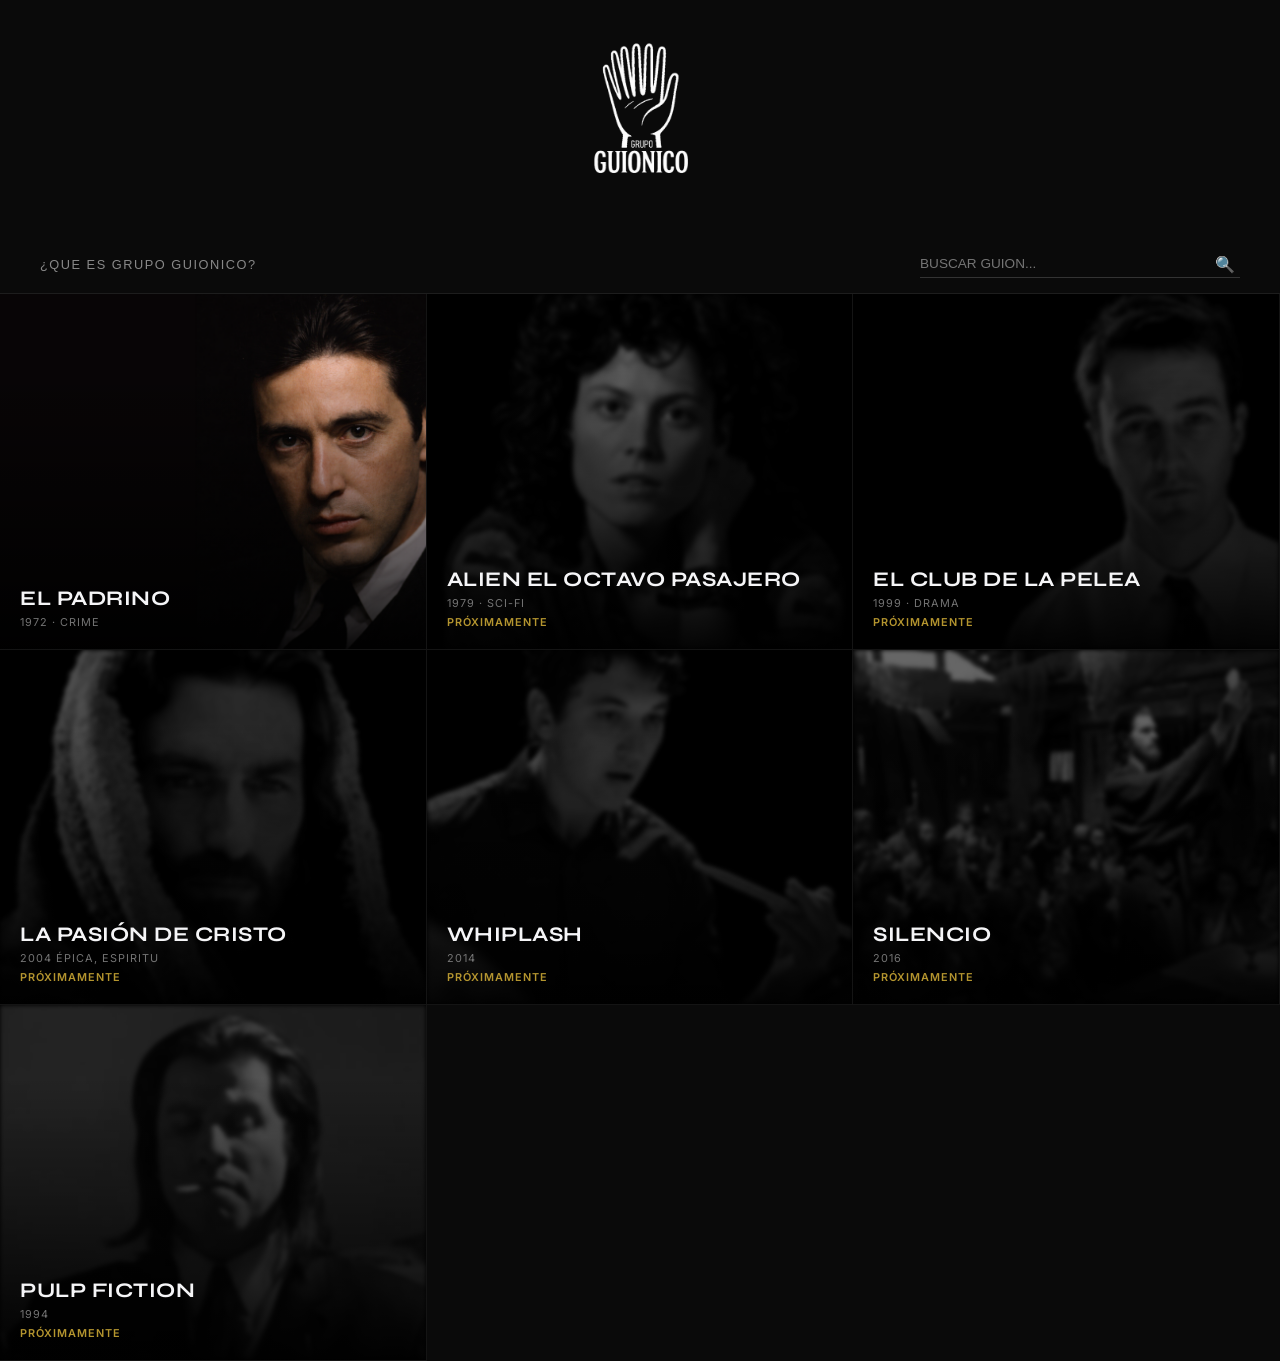
<file: index.html>
<!DOCTYPE html>
<html lang="es">

<head>
    <meta charset="UTF-8">
    <meta name="viewport" content="width=device-width, initial-scale=1.0">
    <title>Grupo Guionico — Plataforma de Inmersión</title>

    <!-- 1. Fuentes de Google -->
    <link
        href="https://fonts.googleapis.com/css2?family=Courier+Prime:wght@400;700&family=Syne:wght@700;800&family=Inter:wght@300;400;500;600&display=swap"
        rel="stylesheet">

    <!-- 2. FAVICONS E ICONOS (Corregidos) -->
    <!-- Icono principal para la pestaña (64x64 con fondo sólido) -->
    <link rel="icon" type="image/png" sizes="64x64" href="assets/icons/favicon9.png">

    <!-- Icono para dispositivos Apple (iOS) -->
    <link rel="apple-touch-icon" href="assets/icons/apple-touch-icon.png">

    <!-- Configuración para PWA (Android/Escritorio) -->
    <link rel="manifest" href="manifest.json">
    <meta name="theme-color" content="#0a0a0a">

    <!-- 3. Estilos CSS -->
    <link rel="stylesheet" href="css/main.css">
    <link rel="stylesheet" href="css/animations.css">
</head>
<body>

    <header>
        <div class="brand-container">
            <!-- Placeholder para el Logo -->
            <div onclick="navigateTo('catalog')" class="brand-random-logo" title="Ir al Inicio">
                <img src="assets/img/logo.png" alt="Grupo Guionico">
            </div>
        </div>

        <div class="nav-container">
            <div class="nav-links">
                <button id="nav-collab" class="nav-btn" onclick="navigateTo('collab')">¿QUE ES GRUPO GUIONICO?</button>
            </div>

            <div class="search-block" id="top-search-wrapper">
                <input type="text" id="movie-search-input" class="search-input" placeholder="BUSCAR GUION..."
                    oninput="filterMovies()">
                <span class="search-icon">🔍</span>
            </div>
        </div>
    </header>

    <main>
        <!-- VISTA CATÁLOGO -->
        <section id="catalog-view" class="view-section active">
            <div id="search-empty-state" class="no-results-message">No se encontraron guiones en el catálogo</div>
            <div class="catalog-grid" id="main-catalog-grid">
                <!-- Se llena dinámicamente con JS -->
            </div>
        </section>

    <!-- VISTA VISOR -->
    <section id="viewer-view" class="view-section">
        <div class="viewer-container">
            <div class="viewer-subheader">
                <a class="back-link" onclick="navigateTo('catalog')">← Volver al catálogo</a>
                <h2 id="movie-title-display">PELÍCULA</h2>
            </div>
    
            <div class="sequence-nav" id="sequence-navbar"></div>
    
            <div class="workspace-layout">
                <div class="main-workspace-content">
                    <!-- Contenedor del Video (Fade Effect aplicado aquí) -->
                    <div class="archive-frame-wrapper is-fading" id="video-frame-container"></div>
    
                    <h2 class="analysis-title" id="analysis-heading">Análisis de la Secuencia</h2>
                    <div class="analysis-text" id="analysis-paragraph-container"></div>
                </div>
    
                <div class="sidebar-panel">
                    <!-- MEGAPACK -->
                    <div class="hotmart-card">
                        <h3>MEGAPACK</h3>
                        <p class="pack-subtitle">21 documentos incluidos:</p>
                        <ul class="pack-list">
                            <li>Guion completo de especificaciones traducido al español</li>
                            <li>Guion original en inglés</li>
                            <li>8 secuencias en formato PDF</li>
                            <li>8 secuencias en formato FDX</li>
                            <li>Guion técnico en inglés</li>
                            <li>Guion de transcripción completo</li>
                        </ul>
                        <a href="https://go.hotmart.com/P106011006U" target="_blank" class="hotmart-btn-anchor">
                            Adquirir Pack ($14.50)
                        </a>
                    </div>
    
                    <!-- FICHA TÉCNICA -->
                    <div class="meta-table-card">
                        <h4>Ficha Técnica</h4>
                        <div class="meta-row">
                            <div class="meta-label">Director</div>
                            <div class="meta-value" id="meta-director">-</div>
                        </div>
                        <div class="meta-row">
                            <div class="meta-label">Guion</div>
                            <div class="meta-value" id="meta-guion">-</div>
                        </div>
                        <div class="meta-row">
                            <div class="meta-label">Fotografía</div>
                            <div class="meta-value" id="meta-foto">-</div>
                        </div>
                        <div class="meta-row">
                            <div class="meta-label">Música</div>
                            <div class="meta-value" id="meta-musica">-</div>
                        </div>
                        <div class="meta-row">
                            <div class="meta-label">Duración</div>
                            <div class="meta-value" id="meta-duracion">-</div>
                        </div>
                        <div class="meta-row">
                            <div class="meta-label">Secuencia</div>
                            <div class="meta-value" id="meta-sec-index">-</div>
                        </div>
    
                        <!-- PAGINACIÓN (solo UNA vez aquí) -->
                        <div class="pagination-footer">
                            <button class="pag-btn" id="btn-prev-seq" onclick="triggerPrevSeq()">&lt; Anterior</button>
                            <div class="pag-info" id="footer-counter-text">Secuencia <span>01</span> de 08</div>
                            <button class="pag-btn" id="btn-next-seq" onclick="triggerNextSeq()">Siguiente &gt;</button>
                        </div>
                    </div>
                </div>
            </div>
        </div>
    </section>
        <!-- VISTA COLABORACIÓN -->
        <section id="collab-view" class="view-section">
            <div class="collab-wrapper">
                    <h2>¿Quiénes Somos?</h2>
                    <div class="collab-text">
                        <p>Somos <strong>Grupo Guionico</strong>. 
                      Un proyecto educativo independiente dedicado a incentivar la lectura inmersiva de guiones cinematográficos en los nuevos guionistas. <br> Nuestra misión es transformar la manera
                        en que los nuevos escritores estudian cine, mediante una lectura técnico que compara el borrador original de producción  con la escena finalmente filmada.<br>  
                        <br>
                         <strong>¿CÓMO LO HACEMOS? </strong> <br>
                        Más allá de la teoría, creamos herramientas de entrenamiento inmersivo. Presentamos guiones fundamentales rigurosamente
                        traducidos al español y bajo los estándares de formato de la industria. A través de nuestras lecturas en formato roll
                        —acompañadas de diseño sonoro y foley—, el estudiante puede diseccionar cada beat de la historia; ese instante preciso
                        donde la acción cambia, la emoción emerge o el conflicto se intensifica.<br>
                        <br>
                         Al contrastar paso a paso la intención escrita
                        con el resultado visual, el guionista puede internalizar el ritmo, la cadencia y la estructura dramática.
                        <br><br>
                        <strong> EL OIDO</strong> :<br>
                        Creemos que el ritmo es el latido de un guion. Al enfocarnos en la ejecución de los beats y la brecha entre el papel y
                        la pantalla, nuestras lecturas (en su mayoría interpretadas en voz humana) buscan ser el recurso definitivo para quienes
                        desean dominar el lenguaje cinematográfico con la precisión que exige la industria..</p>
                    </div>
                </div>
                
                    <div style="text-align: center; margin-top: 30px;">
                        <div class="support-btn" onclick="alert('Próximamente')">LECTURA INMERSIVA</div>
                    </div>
                </div>
            </div>
        </section>
    </main>

    <script src="js/app.js"></script>
    <script>
        // Solo registrar en producción o localhost seguro
        if ('serviceWorker' in navigator && (location.hostname === 'localhost' || location.protocol === 'https:')) {
            window.addEventListener('load', () => {
                navigator.serviceWorker.register('sw.js', { scope: '/' })
                    .then(reg => console.log('✅ SW listo:', reg.scope))
                    .catch(err => console.warn('⚠️ SW no registrado:', err));
            });
        }
    </script>
<!-- Cloudflare Web Analytics -->
<script defer src='https://static.cloudflareinsights.com/beacon.min.js'
    data-cf-beacon='{"token": "78530321641f4964aa0d73abc0845848"}'></script><!-- End Cloudflare Web Analytics -->
    
</body>

</html>
</file>
<file: css/main.css>
/* ==========================================================================
   VARIABLES GLOBALES - COLORES Y FUENTES
   ========================================================================== */
:root {
    --bg-dark: #0a0a0a;              /* Fondo principal negro */
    --bg-card: #111111;              /* Fondo de tarjetas */
    --text-light: #f5f5f7;           /* Texto principal blanco */
    --text-muted: #888888;           /* Texto secundario gris */
    --accent-gold: #d4af37;          /* Dorado principal */
    --gold-bg: #e5c158;              /* Dorado más claro para fondos */
    --border-color: rgba(255, 255, 255, 0.08);  /* Bordes sutiles */
}

/* ==========================================================================
   RESET Y ESTILOS BASE
   ========================================================================== */
* { 
    margin: 0; 
    padding: 0; 
    box-sizing: border-box; 
}

body { 
    background-color: var(--bg-dark); 
    color: var(--text-light); 
    font-family: 'Inter', sans-serif; 
    overflow-x: hidden; 
    -webkit-font-smoothing: antialiased;  /* Suavizado de fuentes en Mac */
}

/* ==========================================================================
   HEADER - LOGO Y NAVEGACIÓN
   ========================================================================== */
header { 
    padding: 30px 40px 15px 40px; 
    display: flex; 
    flex-direction: column; 
    align-items: center; 
    gap: 20px; 
    border-bottom: 1px solid var(--border-color); 
    background-color: var(--bg-dark); 
}

.brand-container { 
    display: flex; 
    justify-content: center; 
    align-items: center; 
    min-height: 60px; 
}

.brand-random-logo { 
    width: 200px; 
    height: 200px; 
    transition: all 0.4s cubic-bezier(0.175, 0.885, 0.32, 1.275);  /* Animación suave con rebote */
    cursor: pointer; 
    overflow: hidden; 
}

.brand-random-logo:hover { 
    transform: scale(1.1);  /* Zoom suave al pasar el mouse */
}

.brand-random-logo img { 
    width: 100%; 
    height: 100%; 
    object-fit: contain;  /* Mantiene proporción del logo */
}

/* ==========================================================================
   BARRA DE NAVEGACIÓN Y BÚSQUEDA
   ========================================================================== */
.nav-container { 
    width: 100%; 
    max-width: 1400px; 
    display: flex; 
    justify-content: space-between; 
    align-items: center; 
    gap: 20px; 
    flex-wrap: wrap; 
}

.nav-links { 
    display: flex; 
    gap: 25px; 
}

.nav-btn { 
    background: none; 
    border: none; 
    color: var(--text-muted); 
    font-size: 0.8rem; 
    text-transform: uppercase; 
    letter-spacing: 1.5px; 
    font-weight: 500; 
    cursor: pointer; 
    transition: color 0.3s; 
    padding: 5px 0; 
}

.nav-btn:hover, 
.nav-btn.active { 
    color: var(--text-light);  /* Se ilumina al pasar o estar activo */
}

/* ==========================================================================
   CAMPO DE BÚSQUEDA
   ========================================================================== */
.search-block { 
    flex: 1; 
    max-width: 320px; 
    position: relative; 
}

.search-input { 
    width: 100%; 
    background: transparent; 
    border: none; 
    border-bottom: 1px solid #333; 
    padding: 6px 35px 6px 0; 
    color: var(--text-light); 
    font-size: 0.85rem; 
    transition: border-color 0.3s; 
}

.search-input:focus { 
    outline: none; 
    border-color: var(--accent-gold);  /* Borde dorado al escribir */
}

.search-icon { 
    position: absolute; 
    right: 5px; 
    top: 50%; 
    transform: translateY(-50%); 
    color: var(--text-muted); 
    pointer-events: none;  /* El icono no interfiere con el clic */
}

/* ==========================================================================
   SECCIONES/VISTAS - CONTROL DE VISIBILIDAD
   ========================================================================== */
.view-section { 
    display: none;  /* Oculto por defecto */
}

.view-section.active { 
    display: block;  /* Visible cuando tiene clase 'active' */
    animation: fadeIn 0.5s ease;  /* Animación de entrada suave */
}

.no-results-message { 
    display: none; 
    text-align: center; 
    padding: 80px 20px; 
    color: var(--text-muted); 
    text-transform: uppercase; 
}

/* ==========================================================================
   GRID DE CATÁLOGO - 3 COLUMNAS EXACTAS SIN GAP
   ========================================================================== */
.catalog-grid { 
    display: grid; 
    grid-template-columns: repeat(3, 1fr);  /* SIEMPRE 3 COLUMNAS IGUALES */
    width: 100%;
    gap: 0;  /* SIN ESPACIO ENTRE TARJETAS */
}

/* Responsive: 2 columnas en tablets */
@media (max-width: 1024px) { 
    .catalog-grid { grid-template-columns: repeat(2, 1fr); } 
}

/* Responsive: 1 columna en móviles */
@media (max-width: 650px) { 
    .catalog-grid { grid-template-columns: 1fr; } 
}

/* ==========================================================================
   TARJETAS DE PELÍCULAS
   ========================================================================== */
.movie-card { 
    position: relative; 
    aspect-ratio: 1.2/1;  /* Proporción casi cuadrada (alto 20% mayor que ancho) */
    overflow: hidden; 
    cursor: pointer; 
    border-right: 1px solid var(--border-color);  /* Línea divisoria vertical */
    border-bottom: 1px solid var(--border-color);  /* Línea divisoria horizontal */
    background: #000; 
}

/* ==========================================================================
   IMÁGENES DE PÓSTER - CON ENCUIDRE AL 30%
   ========================================================================== */
.movie-card img { 
    width: 100%; 
    height: 100%; 
    object-fit: cover;  /* Cubre todo el espacio sin deformar */
    object-position: center 30%;  /* ENFOCA DESDE 30% ARRIBA (deja ver 25% abajo) */
    filter: grayscale(10%);  /* Blanco y negro por defecto */
    transition: 0.6s cubic-bezier(0.16, 1, 0.3, 1);  /* Transición suave */
}

/* Efecto hover: color y zoom */
.movie-card:hover img { 
    filter: grayscale(0%);  /* Vuelve a color */
    transform: scale(1.05);  /* Zoom del 5% */
}

/* ==========================================================================
   TARJETAS DESHABILITADAS (EN PRODUCCIÓN)
   ========================================================================== */
.movie-card.disabled { 
    cursor: not-allowed;  /* Cursor de prohibido */
}

.movie-card.disabled img { 
    opacity: 0.4;  /* 40% de transparencia */
    filter: grayscale(100%) blur(2px);  /* Blanco y negro + desenfoque */
    transform: none !important;  /* Sin zoom al pasar el mouse */
}

.movie-card.disabled:hover img {
    filter: grayscale(100%) blur(2px);  /* Mantiene el blur en hover */
}

/* ==========================================================================
   INFORMACIÓN DE LA TARJETA (TÍTULO, AÑO, ETC)
   ========================================================================== */
.card-info { 
    position: absolute; 
    inset: 0;  /* Ocupa toda la tarjeta */
    background: linear-gradient(
        to top, 
        rgba(0, 0, 0, 0.95) 0%,   /* Negro total abajo */
        rgba(0, 0, 0, 0.6) 25%,   /* Negro semi-transparente al 25% */
        transparent 80%           /* Totalmente transparente arriba */
    ); 
    display: flex; 
    flex-direction: column; 
    justify-content: flex-end;  /* Texto abajo */
    align-items: flex-start;    /* Alineado a la izquierda */
    padding: 20px; 
}

.card-info h2 { 
    font-family: 'Syne', sans-serif; 
    font-size: 1.3rem; 
    text-transform: uppercase; 
    margin-bottom: 3px;
    line-height: 1.2;
    letter-spacing: 0.5px;
}

.card-info p { 
    font-size: 0.68rem; 
    color: var(--text-muted); 
    letter-spacing: 1px; 
    text-transform: uppercase;
    opacity: 0.85;
}

/* Badge dorado para "PRÓXIMAMENTE" */
.status-badge { 
    color: var(--accent-gold) !important; 
    font-weight: 600; 
    margin-top: 5px;
    font-size: 0.62rem;
    letter-spacing: 1px;
}

/* ==========================================================================
   VISOR DE PELÍCULAS - LAYOUT PRINCIPAL
   ========================================================================== */
.viewer-container { 
    max-width: 1400px; 
    margin: 0 auto; 
    padding: 40px 20px; 
}

.viewer-subheader { 
    display: flex; 
    justify-content: space-between; 
    align-items: center; 
    margin-bottom: 25px; 
}

.back-link { 
    color: var(--text-muted); 
    text-decoration: none; 
    text-transform: uppercase; 
    cursor: pointer; 
    font-size: 0.8rem;
    transition: color 0.3s;
}

.back-link:hover { 
    color: var(--text-light); 
}

/* ==========================================================================
   NAVEGACIÓN DE SECUENCIAS (BOTONES 1-8)
   ========================================================================== */
.sequence-nav { 
    display: flex; 
    gap: 6px; 
    margin-bottom: 30px; 
    overflow-x: auto;  /* Scroll horizontal si no caben */
    padding-bottom: 10px; 
}

.seq-btn { 
    background: transparent; 
    border: 1px solid #222; 
    color: var(--text-muted); 
    padding: 12px 22px; 
    font-size: 0.8rem; 
    text-transform: uppercase; 
    cursor: pointer; 
    transition: all 0.25s; 
    white-space: nowrap;  /* Sin saltos de línea */
}

.seq-btn:hover { 
    color: white; 
    border-color: #555; 
}

.seq-btn.active { 
    background: white; 
    color: black; 
    border-color: white;  /* Botón activo en blanco */
}

/* ==========================================================================
   LAYOUT DE TRABAJO - VIDEO + SIDEBAR
   ========================================================================== */
.workspace-layout { 
    display: grid; 
    grid-template-columns: 2fr 1fr;  /* Video ocupa 2/3, sidebar 1/3 */
    gap: 40px; 
}

/* Responsive: una columna en tablets/móviles */
@media (max-width: 1024px) { 
    .workspace-layout { grid-template-columns: 1fr; } 
}

/* ==========================================================================
   REPRODUCTOR DE VIDEO (ARCHIVE.ORG)
   ========================================================================== */
.archive-frame-wrapper { 
    position: relative; 
    width: 100%; 
    aspect-ratio: 16/9;  /* Proporción cinematográfica */
    background: #000; 
    border: 1px solid var(--border-color); 
    margin-bottom: 35px; 
}

.archive-frame-wrapper iframe { 
    position: absolute; 
    top: 0; 
    left: 0; 
    width: 100%; 
    height: 100%; 
    border: none; 
}

/* ==========================================================================
   ANÁLISIS DE SECUENCIA - TEXTO EN DOS COLUMNAS
   ========================================================================== */
.analysis-title { 
    font-family: 'Syne', sans-serif; 
    font-size: 1.5rem; 
    margin-bottom: 20px; 
    text-transform: uppercase; 
    border-bottom: 1px solid var(--border-color); 
    padding-bottom: 10px; 
    color: var(--accent-gold); 
}

.analysis-text { 
    display: grid; 
    grid-template-columns: 1fr 1fr;  /* Dos columnas de texto */
    gap: 30px; 
    font-size: 0.95rem; 
    line-height: 1.6; 
    color: #ccc; 
}

/* Responsive: una columna en móviles */
@media (max-width: 768px) { 
    .analysis-text { grid-template-columns: 1fr; } 
}

/* ==========================================================================
   SIDEBAR - BOTÓN HOTMART Y FICHA TÉCNICA
   ========================================================================== */
.sidebar-panel { 
    display: flex; 
    flex-direction: column; 
    gap: 25px; 
}

/* Tarjeta dorada de Hotmart */
.hotmart-card { 
    background-color: var(--gold-bg); 
    color: #0a0a0a; 
    padding: 35px 25px; 
    text-align: center; 
    border-radius: 4px; 
}

.hotmart-card h3 { 
    font-family: 'Syne', sans-serif; 
    font-size: 1.5rem; 
    text-transform: uppercase; 
    margin-bottom: 10px; 
    font-weight: 800;
}

.hotmart-btn-anchor { 
    display: block; 
    background: #0a0a0a; 
    color: white; 
    text-decoration: none; 
    padding: 15px; 
    font-weight: 800; 
    text-transform: uppercase; 
    transition: 0.3s;
    margin-top: 15px;
}

.hotmart-btn-anchor:hover { 
    background: #333;  /* Gris oscuro al pasar el mouse */
}

/* ==========================================================================
   FICHA TÉCNICA - TABLA DE METADATOS
   ========================================================================== */
.meta-table-card { 
    background: var(--bg-card); 
    border: 1px solid var(--border-color); 
    padding: 25px; 
    border-radius: 4px; 
}

.meta-table-card h4 { 
    font-size: 0.8rem; 
    color: var(--text-muted); 
    margin-bottom: 20px; 
    text-transform: uppercase; 
    letter-spacing: 1px;
}

.meta-row { 
    display: flex; 
    justify-content: space-between; 
    padding: 12px 0; 
    font-size: 0.85rem; 
    border-bottom: 1px solid rgba(255, 255, 255, 0.04); 
}

.meta-label { 
    color: var(--text-muted); 
}

.meta-value { 
    font-weight: 600; 
    text-align: right; 
}

/* ==========================================================================
   PAGINACIÓN - BOTONES ANTERIOR/SIGUIENTE
   ========================================================================== */
.pagination-footer { 
    margin-top: 40px; 
    padding-top: 20px; 
    border-top: 1px solid var(--border-color); 
    display: flex; 
    justify-content: space-between; 
    align-items: center; 
}

.pag-btn { 
    background: transparent; 
    border: 1px solid #333; 
    color: white; 
    padding: 10px 20px; 
    text-transform: uppercase; 
    cursor: pointer; 
    font-size: 0.8rem;
    transition: 0.3s;
}

.pag-btn:hover:not(:disabled) { 
    background: #222; 
}

.pag-btn:disabled { 
    opacity: 0.3; 
    cursor: not-allowed; 
}

.pag-info { 
    color: var(--text-muted); 
    letter-spacing: 1px; 
}

.pag-info span { 
    color: var(--accent-gold);  /* Números en dorado */
}

/* ==========================================================================
   PÁGINA DE COLABORACIÓN
   ========================================================================== */
.collab-wrapper { 
    max-width: 760px; 
    margin: 0 auto; 
    padding: 60px 25px; 
}

.collab-block { 
    margin-bottom: 45px; 
}

.collab-wrapper h2 { 
    font-family: 'Syne', sans-serif; 
    color: var(--accent-gold); 
    margin-bottom: 15px; 
    text-transform: uppercase; 
    border-bottom: 1px solid #333; 
    padding-bottom: 10px; 
}

.collab-text p { 
    margin-bottom: 20px; 
    line-height: 1.7; 
    color: #ccc; 
}

.support-btn { 
    display: inline-block; 
    background: var(--accent-gold); 
    color: black; 
    padding: 15px 30px; 
    font-weight: bold; 
    text-transform: uppercase; 
    cursor: pointer; 
    margin-top: 15px;
    transition: 0.3s;
}

.support-btn:hover { 
    background: white;  /* Blanco al pasar el mouse */
}

/* ==========================================================================
   ANIMACIONES
   ========================================================================== */
@keyframes fadeIn { 
    from { 
        opacity: 0; 
        transform: translateY(10px); 
    } 
    to { 
        opacity: 1; 
        transform: translateY(0); 
    } 
    } 
/* ==========================================================================
   MEGAPACK - LISTA DE DOCUMENTOS (VERSIÓN FINAL)
   ========================================================================== */

.hotmart-card .pack-subtitle {
    font-size: 0.9rem;
    font-weight: 600;
    margin: 10px 0 15px 0;
    text-transform: uppercase;
    letter-spacing: 0.5px;
    text-align: center;
}

.hotmart-card .pack-list,
ul.pack-list {
    list-style: none !important;
    list-style-type: none !important;
    list-style-image: none !important;
    padding: 0 !important;
    margin: 0 0 20px 0 !important;
}

.hotmart-card .pack-list li,
ul.pack-list li {
    list-style: none !important;
    list-style-type: none !important;
    position: relative;
    padding: 4px 0 4px 24px;
    margin: 0 0 8px 0;
    font-size: 0.85rem;
    line-height: 1.5;
    color: #0a0a0a;
    text-align: left;
    display: block;
}

/* Viñeta personalizada */
.hotmart-card .pack-list li::before,
ul.pack-list li::before {
    content: "✓";
    position: absolute;
    left: 4px;
    top: 4px;
    color: #0a0a0a;
    font-weight: bold;
    font-size: 0.9rem;
}

/* ELIMINAR MARKERS DEL NAVEGADOR (esto es lo que faltaba) */
.hotmart-card .pack-list li::marker,
.pack-list li::marker,
ul.pack-list li::marker {
    content: "" !important;
    display: none !important;
}

.hotmart-card .pack-list li::-webkit-details-marker {
    display: none !important;
}
</file>
<file: css/animations.css>
/* Transición para el iframe */
.archive-frame-wrapper iframe {
    opacity: 1;
    transition: opacity 0.4s ease-in-out;
}

/* Cuando la clase .is-fading está activa, el iframe se vuelve transparente */
.archive-frame-wrapper.is-fading iframe {
    opacity: 0;
}
</file>
